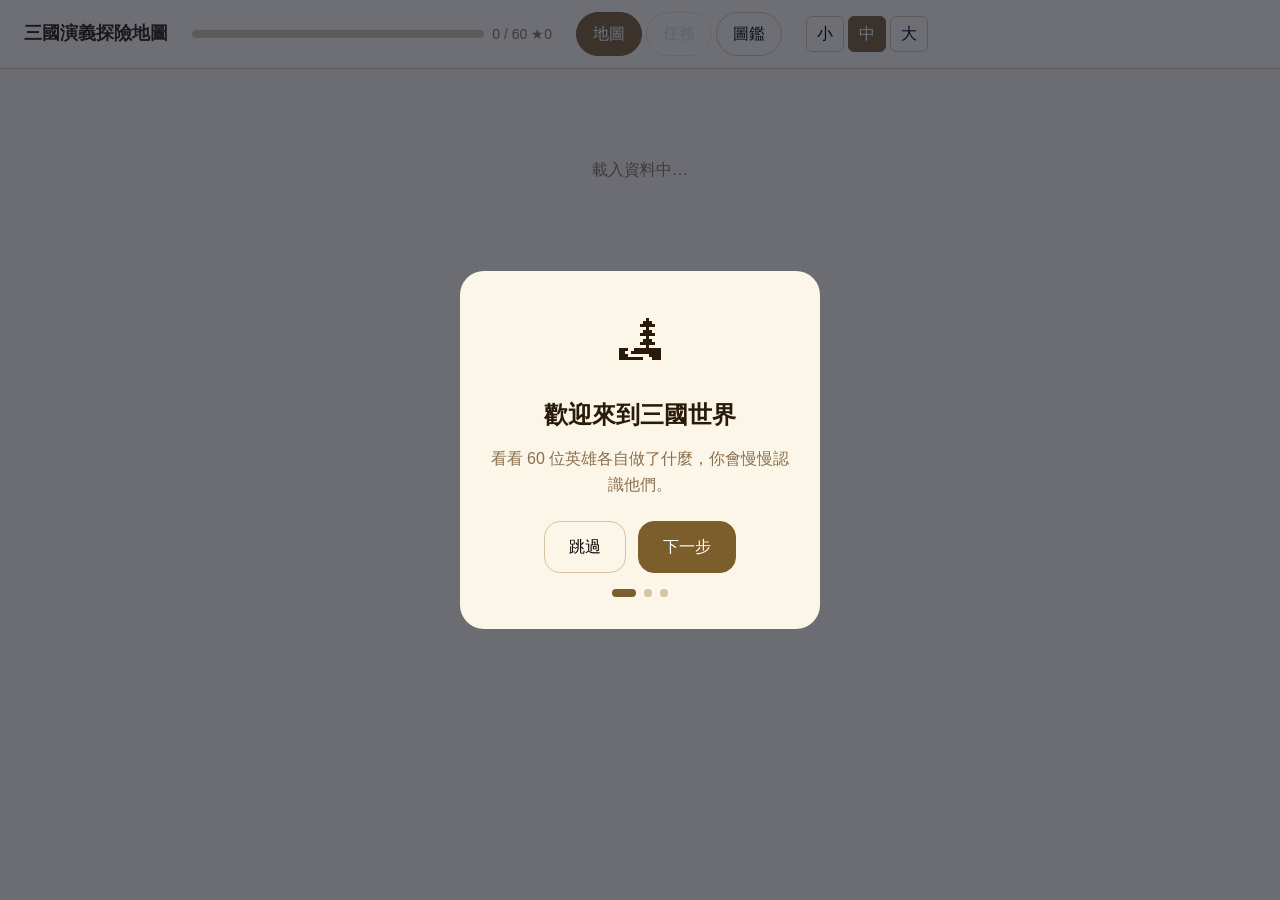
<file: 04_app/index.html>
<!doctype html>
<html lang="zh-Hant">
<head>
<meta charset="utf-8">
<meta name="viewport" content="width=device-width, initial-scale=1">
<title>三國演義探險地圖 — 人物圖鑑</title>
<link rel="stylesheet" href="styles.css">
<link rel="stylesheet" href="themes.css">
</head>
<body data-view="loading" data-theme="bamboo">
  <header class="top-bar">
    <h1 class="brand">三國演義探險地圖</h1>
    <div class="progress" id="topProgress" aria-label="圖鑑進度">
      <span class="progress-bar"><span class="progress-fill" id="progressFill"></span></span>
      <span class="progress-text" id="progressText">0 / 60 ★0</span>
    </div>
    <nav class="view-tabs" aria-label="主要區塊切換">
      <button data-route="map" class="tab is-active">地圖</button>
      <button data-route="stage" class="tab" disabled>任務</button>
      <button data-route="codex" class="tab">圖鑑</button>
    </nav>
    <div class="font-scale" role="group" aria-label="字級切換">
      <button data-scale="small" class="scale-btn">小</button>
      <button data-scale="normal" class="scale-btn is-active">中</button>
      <button data-scale="large" class="scale-btn">大</button>
    </div>
  </header>
  <main id="appMain" aria-live="polite">
    <p class="loading-msg">載入資料中…</p>
  </main>
  <script type="module" src="app.js"></script>
</body>
</html>
</file>
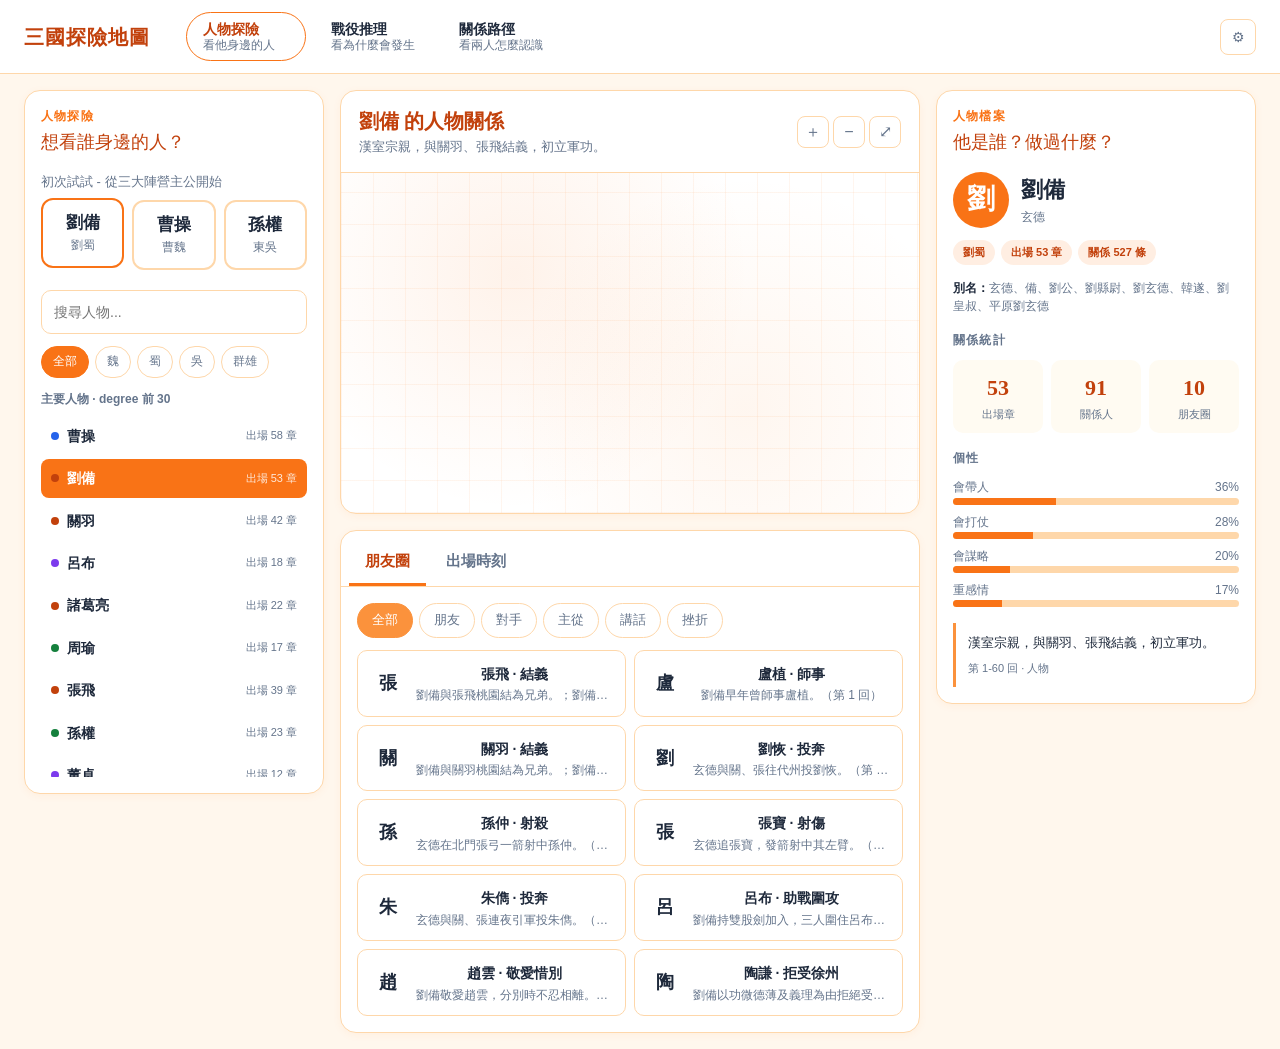
<file: 04_app/explore-v2.html>
<!doctype html>
<html lang="zh-Hant">
<head>
<meta charset="utf-8">
<meta name="viewport" content="width=device-width, initial-scale=1">
<title>三國探險地圖 · 三模式探索</title>
<script src="https://d3js.org/d3.v7.min.js"></script>
<style>
  body[data-theme="bamboo"] {
    --color-bg: #F7F1E1;
    --color-bg-deep: #EFE3C7;
    --color-surface: #FBF6E8;
    --color-surface-strong: #FFFFFF;
    --color-surface-soft: #FDF8EC;
    --color-text: #2A1B08;
    --color-text-soft: #8B6F4D;
    --color-text-muted: #A88F6C;
    --color-primary: #7C5E2C;
    --color-primary-strong: #5A3F1C;
    --color-primary-soft: #E8D9B9;
    --color-accent: #A14E3A;
    --color-border: #D4C5A0;
    --color-border-strong: #BBA56F;
    --shadow-panel: none;
  }
  body[data-theme="warroom"] {
    --color-bg: #1E293B;
    --color-bg-deep: #0F172A;
    --color-surface: #334155;
    --color-surface-strong: #475569;
    --color-surface-soft: #223047;
    --color-text: #F8FAFC;
    --color-text-soft: #CBD5E1;
    --color-text-muted: #94A3B8;
    --color-primary: #F59E0B;
    --color-primary-strong: #D97706;
    --color-primary-soft: rgba(245,158,11,0.18);
    --color-accent: #FBBF24;
    --color-border: #475569;
    --color-border-strong: #64748B;
    --shadow-panel: 0 2px 12px rgba(0,0,0,0.25);
  }
  body[data-theme="classic"] {
    --color-bg: #FFF7ED;
    --color-bg-deep: #FFEDD5;
    --color-surface: #FFFFFF;
    --color-surface-strong: #FFFFFF;
    --color-surface-soft: #FFFBF2;
    --color-text: #1E293B;
    --color-text-soft: #64748B;
    --color-text-muted: #94A3B8;
    --color-primary: #F97316;
    --color-primary-strong: #C2410C;
    --color-primary-soft: #FED7AA;
    --color-accent: #FB923C;
    --color-border: #FED7AA;
    --color-border-strong: #E2E8F0;
    --shadow-panel: 0 2px 8px rgba(249,115,22,0.06);
  }
  :root {
    --color-faction-wei: #2563EB;
    --color-faction-shu: #C2410C;
    --color-faction-wu: #15803D;
    --color-faction-lords: #7C3AED;
    --color-faction-other: #6B7280;
    --color-tag-military: #DC2626;
    --color-tag-interact: #2563EB;
    --color-tag-identity: #16A34A;
  }
  * { box-sizing: border-box; }
  body {
    margin: 0;
    min-height: 100vh;
    font-family: "Noto Sans TC", "Noto Serif TC", -apple-system, BlinkMacSystemFont, sans-serif;
    background: var(--color-bg);
    color: var(--color-text);
    font-size: 16px;
    line-height: 1.6;
  }
  body[data-theme="warroom"] {
    background-image:
      linear-gradient(rgba(255,255,255,0.025) 1px, transparent 1px),
      linear-gradient(90deg, rgba(255,255,255,0.025) 1px, transparent 1px);
    background-size: 32px 32px;
  }
  body[data-font="small"] { font-size: 14px; }
  body[data-font="large"] { font-size: 18px; }
  button, input, select { font: inherit; }
  button { color: inherit; }
  .top-bar {
    background: var(--color-surface-strong);
    border-bottom: 1px solid var(--color-border);
    padding: 12px 24px;
    display: flex;
    align-items: center;
    gap: 20px;
    position: sticky;
    top: 0;
    z-index: 20;
  }
  body[data-theme="warroom"] .top-bar { background: var(--color-bg-deep); }
  .brand {
    font-size: 20px;
    font-weight: 700;
    color: var(--color-primary-strong);
    font-family: "Noto Serif TC", serif;
    letter-spacing: 0.05em;
    white-space: nowrap;
  }
  body[data-theme="warroom"] .brand { color: var(--color-accent); }
  .mode-tabs { display: flex; gap: 8px; margin-left: 16px; }
  .mode-tab {
    background: transparent;
    border: 1.5px solid transparent;
    padding: 8px 16px;
    border-radius: 999px;
    cursor: pointer;
    color: var(--color-text-soft);
    display: flex;
    flex-direction: column;
    align-items: flex-start;
    line-height: 1.2;
    min-width: 120px;
  }
  .mode-tab strong { font-size: 14px; color: var(--color-text); }
  .mode-tab span { font-size: 12px; color: var(--color-text-soft); }
  .mode-tab.is-active {
    background: var(--color-surface);
    border-color: var(--color-primary);
  }
  .mode-tab.is-active strong { color: var(--color-primary-strong); }
  body[data-theme="warroom"] .mode-tab.is-active strong { color: var(--color-accent); }
  .top-right {
    margin-left: auto;
    display: flex;
    gap: 12px;
    align-items: center;
    color: var(--color-text-soft);
    font-size: 14px;
  }
  .chapter-select {
    padding: 6px 12px;
    border: 1px solid var(--color-border-strong);
    border-radius: 8px;
    background: var(--color-surface-strong);
    color: var(--color-text);
  }
  body[data-theme="warroom"] .chapter-select { background: var(--color-surface); }
  .font-scale {
    display: flex;
    gap: 2px;
    border: 1px solid var(--color-border-strong);
    border-radius: 8px;
    overflow: hidden;
  }
  .font-scale button {
    background: transparent;
    border: 0;
    padding: 6px 10px;
    cursor: pointer;
    color: var(--color-text-soft);
  }
  .settings-wrap { position: relative; }
  .settings-btn {
    width: 36px; height: 36px;
    border: 1px solid var(--color-border);
    background: var(--color-surface);
    border-radius: 8px; cursor: pointer; font-size: 16px;
    color: var(--color-text-soft); font: inherit; line-height: 1;
    transition: all 0.2s;
  }
  .settings-btn:hover { border-color: var(--color-primary); color: var(--color-primary); }
  .settings-popover {
    position: absolute; top: calc(100% + 10px); right: 0;
    background: var(--color-surface); border: 1px solid var(--color-border);
    border-radius: 14px; padding: 12px; min-width: 280px;
    box-shadow: 0 12px 32px rgba(15, 23, 42, 0.18);
    z-index: 80;
  }
  .settings-section { padding: 4px 0; }
  .settings-section + .settings-section { margin-top: 4px; padding-top: 12px;
    border-top: 1px solid var(--color-border); }
  .settings-section h4 { font-size: 11px; color: var(--color-text-soft);
    letter-spacing: 0.12em; margin: 0 0 10px; text-transform: uppercase; font-weight: 700; }
  /* 統一 row layout：左 label + 右 control */
  .settings-row {
    display: grid;
    grid-template-columns: 80px 1fr;
    align-items: center;
    gap: 12px;
    padding: 6px 0;
  }
  .settings-row + .settings-row { margin-top: 2px; }
  .settings-row-label {
    font-size: 13px;
    color: var(--color-text-soft);
    font-weight: 600;
  }
  .settings-control {
    width: 100%;
    min-height: 36px;
  }
  .settings-control.chapter-select {
    padding: 6px 12px;
    border: 1px solid var(--color-border-strong);
    border-radius: 8px;
    background: var(--color-surface-strong);
    color: var(--color-text);
  }
  body[data-theme="warroom"] .settings-control.chapter-select { background: var(--color-bg-deep); }
  .settings-control.settings-segment {
    display: flex;
    gap: 2px;
    border: 1px solid var(--color-border-strong);
    border-radius: 8px;
    overflow: hidden;
    min-height: 36px;
  }
  .settings-control.settings-segment button {
    flex: 1;
    background: transparent;
    border: 0;
    padding: 6px 10px;
    cursor: pointer;
    color: var(--color-text-soft);
  }
  .settings-control.settings-segment button.is-active {
    background: var(--color-primary);
    color: #fff;
    font-weight: 700;
  }
  body[data-theme="warroom"] .settings-control.settings-segment button.is-active { color: var(--color-bg-deep); }
  .game-link { display: flex; align-items: center; gap: 12px;
    padding: 10px 12px; border-radius: 10px;
    background: var(--color-bg-deep); text-decoration: none;
    color: var(--color-text); transition: all 0.2s;
    border: 1px solid var(--color-border);
  }
  .game-link:hover { background: var(--color-primary); color: #fff;
    border-color: var(--color-primary); transform: translateX(2px); }
  .game-link:hover .game-text small,
  .game-link:hover .game-arrow { color: rgba(255,255,255,0.9); }
  .game-icon { font-size: 28px; flex-shrink: 0; }
  .game-text { display: flex; flex-direction: column; line-height: 1.3; flex: 1; min-width: 0; }
  .game-text strong { font-weight: 700; font-size: 14px;
    font-family: "Noto Serif TC", serif; }
  .game-text small { font-size: 11px; color: var(--color-text-soft); margin-top: 2px; }
  .game-arrow { font-size: 18px; color: var(--color-text-soft); font-weight: 700; }
  .settings-desc { font-size: 12px; line-height: 1.6; color: var(--color-text-soft); margin: 0; }
  body[data-theme="warroom"] .settings-popover { background: var(--color-surface); color: var(--color-text); }
  body[data-theme="warroom"] .game-link { background: var(--color-bg-deep); color: var(--color-text); }
  .font-scale button.is-active {
    background: var(--color-primary);
    color: #fff;
    font-weight: 700;
  }
  body[data-theme="warroom"] .font-scale button.is-active { color: var(--color-bg-deep); }
  .load-state {
    max-width: 720px;
    margin: 80px auto;
    padding: 24px;
    border: 1px solid var(--color-border);
    border-radius: 14px;
    background: var(--color-surface);
    color: var(--color-text-soft);
    text-align: center;
  }
  main {
    display: grid;
    grid-template-columns: 300px minmax(0, 1fr) 320px;
    gap: 16px;
    padding: 16px 24px;
    max-width: 1440px;
    margin: 0 auto;
    align-items: start;
  }
  body[data-theme="bamboo"] main { grid-template-columns: 280px minmax(0, 1fr) 320px; }
  .panel {
    background: var(--color-surface);
    border: 1px solid var(--color-border);
    border-radius: 16px;
    padding: 16px;
    box-shadow: var(--shadow-panel);
  }
  .panel[data-region="bottom"] { padding: 0; overflow: hidden; }
  body[data-theme="warroom"] .panel { border-radius: 14px; }
  .panel-title {
    font-size: 12px;
    color: var(--color-primary);
    letter-spacing: 0.1em;
    margin: 0 0 4px;
    text-transform: uppercase;
    font-weight: 700;
  }
  body[data-theme="bamboo"] .panel-title { color: var(--color-text-soft); font-weight: 600; }
  .panel-question {
    font-family: "Noto Serif TC", serif;
    font-size: 18px;
    color: var(--color-primary-strong);
    margin: 0 0 16px;
    line-height: 1.4;
  }
  body[data-theme="warroom"] .panel-question { color: var(--color-accent); }
  .center-stack { display: flex; flex-direction: column; gap: 16px; min-width: 0; }
  .empty-state {
    border: 1px dashed var(--color-border-strong);
    border-radius: 12px;
    padding: 18px;
    color: var(--color-text-soft);
    background: var(--color-surface-soft);
    font-size: 14px;
  }

  .starter-section { margin-bottom: 20px; }
  .starter-hint, .person-list-title, .preset-title {
    font-size: 13px;
    color: var(--color-text-soft);
    margin: 0 0 8px;
  }
  .person-list-title, .preset-title { font-weight: 600; font-size: 12px; }
  .starters { display: grid; grid-template-columns: repeat(3, 1fr); gap: 8px; }
  .starter-chip {
    background: var(--color-surface-strong);
    border: 2px solid var(--color-border);
    border-radius: 12px;
    padding: 12px 8px;
    cursor: pointer;
    text-align: center;
    line-height: 1.3;
    transition: all 0.2s;
  }
  .starter-chip:hover, .starter-chip.is-selected { border-color: var(--color-primary); transform: translateY(-2px); }
  .starter-chip .name { display: block; font-size: 17px; font-weight: 700;
    color: var(--color-text); font-family: "Noto Serif TC", serif; margin-bottom: 4px; }
  .starter-chip .camp { display: block; font-size: 12px; color: var(--color-text-soft); }
  .search-row { display: flex; gap: 8px; margin-bottom: 12px; }
  .search-row input, .battle-search {
    flex: 1;
    width: 100%;
    padding: 10px 12px;
    border: 1px solid var(--color-border);
    border-radius: 10px;
    background: var(--color-surface-strong);
    color: var(--color-text);
    font-size: 14px;
  }
  body[data-theme="warroom"] .battle-search,
  body[data-theme="warroom"] .search-row input { background: var(--color-bg-deep); }
  .camp-filter, .relation-chips { display: flex; gap: 6px; margin-bottom: 12px; flex-wrap: wrap; }
  .camp-filter button, .relation-chip {
    padding: 5px 11px;
    border: 1px solid var(--color-border);
    border-radius: 999px;
    background: var(--color-surface-strong);
    cursor: pointer;
    color: var(--color-text-soft);
    font-size: 12px;
  }
  .camp-filter button.is-active {
    background: var(--color-primary);
    color: #fff;
    border-color: var(--color-primary);
  }
  .relation-chip { font-size: 13px; padding: 6px 14px; }
  .relation-chip.is-active {
    background: var(--color-accent);
    color: #fff;
    border-color: var(--color-accent);
  }
  .person-list {
    display: flex;
    flex-direction: column;
    gap: 4px;
    max-height: 360px;
    overflow-y: auto;
  }
  .person-row {
    display: flex;
    align-items: center;
    gap: 8px;
    padding: 8px 10px;
    border-radius: 8px;
    cursor: pointer;
    background: transparent;
    border: 0;
    text-align: left;
    width: 100%;
  }
  .person-row:hover { background: var(--color-surface-strong); }
  .person-row.is-selected { background: var(--color-primary); color: #fff; }
  .person-row.is-selected .meta { color: rgba(255,255,255,0.85); }
  .dot {
    width: 8px;
    height: 8px;
    border-radius: 50%;
    flex-shrink: 0;
    background: var(--color-faction-other);
  }
  [data-camp="shu"] .dot, .dot[data-camp="shu"] { background: var(--color-faction-shu); }
  [data-camp="wei"] .dot, .dot[data-camp="wei"] { background: var(--color-faction-wei); }
  [data-camp="wu"] .dot, .dot[data-camp="wu"] { background: var(--color-faction-wu); }
  [data-camp="lords"] .dot, .dot[data-camp="lords"] { background: var(--color-faction-lords); }
  .person-row .name { flex: 1; font-size: 14px; font-weight: 600; }
  .person-row .meta { font-size: 11px; color: var(--color-text-soft); white-space: nowrap; }

  .map-panel { padding: 0; overflow: hidden; }
  .map-header {
    display: flex;
    align-items: center;
    gap: 12px;
    padding: 14px 18px;
    border-bottom: 1px solid var(--color-border);
  }
  .map-title {
    font-family: "Noto Serif TC", serif;
    font-size: 20px;
    font-weight: 700;
    color: var(--color-primary-strong);
    margin: 0;
    flex: 1;
  }
  .map-header h3 { margin: 0; font-size: 14px; color: var(--color-text-soft); flex: 1; font-weight: 600; }
  body[data-theme="warroom"] .map-title { color: var(--color-accent); }
  .map-title-sub { font-size: 13px; color: var(--color-text-soft); }
  .map-tools { display: flex; gap: 4px; margin-left: auto; }
  .map-tools button {
    width: 32px;
    height: 32px;
    padding: 0;
    border: 1px solid var(--color-border);
    border-radius: 8px;
    background: var(--color-surface-strong);
    cursor: default;
    color: var(--color-text-soft);
  }
  body[data-theme="warroom"] .map-tools button { background: var(--color-bg-deep); }
  .map-canvas {
    height: 340px;
    background:
      radial-gradient(circle at 30% 30%, color-mix(in srgb, var(--color-primary) 9%, transparent), transparent 50%),
      radial-gradient(circle at 70% 70%, color-mix(in srgb, var(--color-accent) 8%, transparent), transparent 50%),
      repeating-linear-gradient(0deg, color-mix(in srgb, var(--color-primary) 7%, transparent) 0 1px, transparent 1px 32px),
      repeating-linear-gradient(90deg, color-mix(in srgb, var(--color-primary) 7%, transparent) 0 1px, transparent 1px 32px);
    position: relative;
  }
  .map-empty-state {
    height: 100%;
    display: flex;
    align-items: center;
    justify-content: center;
    padding: 24px;
  }
  .map-node, .battle-center-node {
    position: absolute;
    padding: 6px 14px;
    border-radius: 999px;
    border: 2px solid var(--color-border);
    background: var(--color-surface);
    color: var(--color-text);
    font-size: 13px;
    font-weight: 700;
    transform: translate(-50%, -50%);
    box-shadow: 0 2px 4px rgba(0,0,0,0.08);
    cursor: pointer;
  }
  .map-node.is-focus, .battle-center-node {
    background: var(--color-primary);
    color: #fff;
    border-color: var(--color-primary-strong);
    font-size: 14px;
    padding: 8px 16px;
  }
  body[data-theme="warroom"] .battle-center-node,
  body[data-theme="warroom"] .map-node.is-focus {
    color: var(--color-bg-deep);
    box-shadow: 0 4px 16px rgba(245,158,11,0.4);
  }
  .map-node[data-camp="shu"] { border-color: var(--color-faction-shu); color: var(--color-faction-shu); }
  .map-node[data-camp="wei"] { border-color: var(--color-faction-wei); color: var(--color-faction-wei); }
  .map-node[data-camp="wu"] { border-color: var(--color-faction-wu); color: var(--color-faction-wu); }
  .map-node[data-camp="lords"] { border-color: var(--color-faction-lords); color: var(--color-faction-lords); }
  .map-lines {
    position: absolute;
    inset: 0;
    width: 100%;
    height: 100%;
    pointer-events: none;
    z-index: 1;
  }
  .map-lines line {
    stroke: color-mix(in srgb, var(--color-primary) 35%, transparent);
    stroke-width: 2;
    vector-effect: non-scaling-stroke;
    stroke-linecap: round;
  }
  body[data-theme="warroom"] .map-lines line {
    stroke: rgba(245, 158, 11, 0.35);
  }
  .force-svg { display: block; width: 100%; height: 100%; }
  .force-svg .force-links line {
    stroke: color-mix(in srgb, var(--color-primary) 35%, transparent);
    stroke-width: 2; stroke-linecap: round;
  }
  body[data-theme="warroom"] .force-svg .force-links line { stroke: rgba(245,158,11,0.35); }
  .force-svg .force-node rect { fill: var(--color-surface); stroke: var(--color-border); stroke-width: 2; }
  .force-svg .force-node text { fill: var(--color-text); font-size: 13px; font-weight: 700; font-family: "Noto Serif TC", serif; pointer-events: none; }
  .force-svg .force-node.is-focus rect { fill: var(--color-primary); stroke: var(--color-primary-strong); }
  .force-svg .force-node.is-focus text { fill: #fff; }
  .force-svg .force-node[data-camp="wei"] rect { stroke: var(--color-faction-wei); }
  .force-svg .force-node[data-camp="wei"] text { fill: var(--color-faction-wei); }
  .force-svg .force-node[data-camp="shu"] rect { stroke: var(--color-faction-shu); }
  .force-svg .force-node[data-camp="shu"] text { fill: var(--color-faction-shu); }
  .force-svg .force-node[data-camp="wu"]  rect { stroke: var(--color-faction-wu); }
  .force-svg .force-node[data-camp="wu"]  text { fill: var(--color-faction-wu); }
  .force-svg .force-node[data-camp="lords"] rect { stroke: var(--color-faction-lords); }
  .force-svg .force-node[data-camp="lords"] text { fill: var(--color-faction-lords); }
  .force-svg .force-node.is-focus[data-camp] text { fill: #fff; }
  .force-svg .battle-center rect { fill: var(--color-primary); stroke: var(--color-primary-strong); }
  .force-svg .battle-center text { fill: #fff; font-size: 15px; }
  .map-node, .battle-center-node { z-index: 2; }
  .map-side-label {
    position: absolute;
    padding: 2px 10px;
    border-radius: 6px;
    font-size: 10px;
    font-weight: 700;
    letter-spacing: 0.1em;
  }
  .map-side-label.left { left: 16px; top: 16px; background: rgba(96,165,250,0.15); color: var(--color-faction-wei); }
  .map-side-label.right { right: 16px; top: 16px; background: rgba(248,113,113,0.15); color: var(--color-faction-shu); }
  .bottom-tabs {
    display: flex;
    gap: 4px;
    padding: 8px 8px 0;
    border-bottom: 1px solid var(--color-border);
    flex-wrap: wrap;
  }
  .bottom-tab {
    padding: 10px 16px;
    border: 0;
    background: transparent;
    cursor: pointer;
    border-radius: 8px 8px 0 0;
    font-size: 15px;
    color: var(--color-text-soft);
    font-weight: 600;
    border-bottom: 3px solid transparent;
    display: flex;
    align-items: center;
    justify-content: center;
    gap: 8px;
  }
  .bottom-tab.is-active {
    color: var(--color-primary-strong);
    border-bottom-color: var(--color-primary);
    background: var(--color-surface-strong);
  }
  body[data-theme="warroom"] .bottom-tab.is-active { color: var(--color-accent); }
  .bottom-tab.is-active .step-num { background: var(--color-bg-deep); color: var(--color-accent); }
  .bottom-panel { padding: 16px; min-height: 240px; }
  .relation-list, .evidence-grid { display: grid; grid-template-columns: 1fr 1fr; gap: 8px; }
  .relation-item, .evidence-card {
    background: var(--color-surface-strong);
    border: 1px solid var(--color-border);
    border-radius: 10px;
    padding: 10px 12px;
    display: flex;
    align-items: center;
    gap: 10px;
    cursor: pointer;
    min-width: 0;
  }
  .relation-item:hover, .evidence-card:hover { border-color: var(--color-primary); }
  .relation-item .avatar, .who-avatar {
    width: 36px;
    height: 36px;
    border-radius: 50%;
    background: var(--color-surface);
    display: flex;
    align-items: center;
    justify-content: center;
    font-size: 18px;
    font-family: "Noto Serif TC", serif;
    font-weight: 700;
    flex-shrink: 0;
  }
  .relation-item .meta, .evidence-card .ev-text { flex: 1; min-width: 0; }
  .relation-item .who, .evidence-card .who { font-size: 14px; font-weight: 700; color: var(--color-text); }
  .relation-item .desc, .evidence-card .what {
    font-size: 12px;
    color: var(--color-text-soft);
    overflow: hidden;
    text-overflow: ellipsis;
    white-space: nowrap;
    display: block;
  }
  .story-list, .segment-list, .battle-list, .preset-list, .middle-list { display: flex; flex-direction: column; gap: 8px; }
  .story-row {
    display: flex;
    gap: 12px;
    padding: 10px 12px;
    background: var(--color-surface-strong);
    border: 1px solid var(--color-border);
    border-radius: 10px;
    align-items: flex-start;
  }
  .story-row .ch {
    font-family: "Noto Serif TC", serif;
    font-weight: 700;
    color: var(--color-accent);
    font-size: 14px;
    flex-shrink: 0;
    min-width: 60px;
  }
  .story-row .text { font-size: 13px; line-height: 1.6; color: var(--color-text); }
  .file-section { margin-bottom: 16px; }
  .file-section h4, .summary-section h4 {
    margin: 0 0 10px;
    font-size: 12px;
    color: var(--color-text-soft);
    font-weight: 700;
    letter-spacing: 0.1em;
    text-transform: uppercase;
  }
  .file-header { display: flex; align-items: center; gap: 12px; margin-bottom: 12px; }
  .file-header .avatar, .ep-avatar, .endpoints-summary .ava {
    width: 56px;
    height: 56px;
    border-radius: 50%;
    background: var(--color-primary);
    color: #fff;
    display: flex;
    align-items: center;
    justify-content: center;
    font-size: 28px;
    font-family: "Noto Serif TC", serif;
    font-weight: 700;
  }
  .file-header .info .name { font-size: 22px; font-weight: 700; font-family: "Noto Serif TC", serif; }
  .file-header .info .meta { font-size: 12px; color: var(--color-text-soft); }
  .badge-row, .ch-pills { display: flex; gap: 6px; flex-wrap: wrap; margin-bottom: 14px; }
  .badge, .ch-pill {
    padding: 4px 10px;
    border-radius: 999px;
    font-size: 11px;
    font-weight: 700;
    background: color-mix(in srgb, var(--color-primary) 12%, transparent);
    color: var(--color-primary-strong);
  }
  .ch-pill {
    border: 1px solid var(--color-border);
    background: var(--color-surface-strong);
    color: var(--color-text-soft);
  }
  .alias-line { font-size: 12px; color: var(--color-text-soft); margin-bottom: 12px; line-height: 1.5; }
  .alias-line strong { color: var(--color-text); }
  .stat-row { display: flex; gap: 8px; margin-bottom: 14px; }
  .stat-cell { flex: 1; text-align: center; padding: 10px; background: var(--color-surface-strong); border-radius: 10px; }
  body[data-theme="classic"] .stat-cell, body[data-theme="classic"] .middle-item { background: var(--color-surface-soft); }
  .stat-cell .num { font-size: 22px; font-weight: 700; color: var(--color-primary-strong); font-family: "Noto Serif TC", serif; }
  .stat-cell .label { font-size: 11px; color: var(--color-text-soft); }
  .personality-bar, .evi-row { margin-bottom: 8px; }
  .label-row, .evi-row { display: flex; justify-content: space-between; gap: 8px; font-size: 12px; color: var(--color-text-soft); align-items: center; }
  .personality-bar .bar, .evi-row .bar {
    height: 7px;
    background: var(--color-border);
    border-radius: 4px;
    overflow: hidden;
  }
  .personality-bar .bar { width: 100%; }
  .personality-bar .fill { height: 100%; background: var(--color-primary); }
  .quote-card {
    background: var(--color-surface-strong);
    border-left: 3px solid var(--color-accent);
    padding: 10px 12px;
    border-radius: 0 10px 10px 0;
    font-size: 13px;
    line-height: 1.6;
    color: var(--color-text);
    margin-top: 12px;
  }
  .quote-card .source { display: block; font-size: 11px; color: var(--color-text-soft); margin-top: 6px; }

  .battle-search { margin-bottom: 14px; }
  .battle-card {
    background: var(--color-bg-deep);
    border: 2px solid var(--color-border);
    border-radius: 12px;
    padding: 12px 14px;
    cursor: pointer;
    text-align: left;
    color: var(--color-text);
    transition: all 0.2s;
    position: relative;
  }
  .battle-card:hover { transform: translateX(2px); border-color: var(--color-primary); }
  .battle-card.is-selected {
    border-color: var(--color-primary);
    background: linear-gradient(135deg, var(--color-bg-deep) 0%, color-mix(in srgb, var(--color-primary) 8%, transparent) 100%);
    box-shadow: 0 0 0 3px color-mix(in srgb, var(--color-primary) 15%, transparent);
  }
  .battle-card .bc-name { font-size: 15px; font-weight: 700; font-family: "Noto Serif TC", serif; color: var(--color-text); margin-bottom: 2px; }
  .battle-card.is-selected .bc-name { color: var(--color-accent); }
  .bc-period, .bc-chapters { font-size: 11px; color: var(--color-text-muted); }
  .bc-vs { font-size: 12px; color: var(--color-text-soft); display: flex; align-items: center; gap: 6px; flex-wrap: wrap; }
  .vs-side { font-weight: 600; }
  .shu { color: var(--color-faction-shu); }
  .wei { color: var(--color-faction-wei); }
  .wu { color: var(--color-faction-wu); }
  .lords { color: var(--color-faction-lords); }
  .other { color: var(--color-faction-other); }
  .bc-chapters { position: absolute; top: 10px; right: 12px; padding: 2px 8px; background: var(--color-surface); border-radius: 999px; }
  .step-num {
    width: 24px;
    height: 24px;
    border-radius: 50%;
    background: var(--color-surface);
    color: var(--color-text-soft);
    display: flex;
    align-items: center;
    justify-content: center;
    font-weight: 700;
    font-size: 13px;
    font-family: "Noto Serif TC", serif;
  }
  .step-label { font-size: 14px; font-weight: 700; font-family: "Noto Serif TC", serif; }
  .step-sub { font-size: 11px; opacity: 0.85; }
  .step-q { font-family: "Noto Serif TC", serif; font-size: 18px; color: var(--color-accent); margin: 0 0 14px; line-height: 1.4; }
  .evidence-card { background: var(--color-bg-deep); align-items: flex-start; }
  .who-avatar[data-camp="wei"] { background: rgba(37,99,235,0.16); color: var(--color-faction-wei); }
  .who-avatar[data-camp="shu"] { background: rgba(249,115,22,0.16); color: var(--color-faction-shu); }
  .who-avatar[data-camp="wu"] { background: rgba(22,163,74,0.16); color: var(--color-faction-wu); }
  .who-avatar[data-camp="lords"] { background: rgba(124,58,237,0.16); color: var(--color-faction-lords); }
  .evidence-card .ch { font-size: 11px; color: var(--color-text-muted); margin-top: 4px; display: block; }
  .vs-block {
    background: var(--color-bg-deep);
    border-radius: 10px;
    padding: 12px;
    display: grid;
    grid-template-columns: 1fr auto 1fr;
    align-items: center;
    gap: 8px;
  }
  .vs-side-block { text-align: center; }
  .side-label {
    font-size: 11px;
    padding: 2px 8px;
    border-radius: 999px;
    font-weight: 700;
    display: inline-block;
    margin-bottom: 6px;
    background: color-mix(in srgb, var(--color-primary) 15%, transparent);
    color: var(--color-primary-strong);
  }
  .commanders { font-size: 13px; color: var(--color-text); line-height: 1.6; }
  .commanders strong { display: block; font-weight: 700; }
  .vs-sep-big { font-size: 24px; color: var(--color-primary); font-weight: 700; font-family: "Noto Serif TC", serif; }
  .outcome-badge { display: inline-block; padding: 4px 12px; background: color-mix(in srgb, var(--color-primary) 15%, transparent); color: var(--color-primary-strong); border-radius: 999px; font-size: 13px; font-weight: 700; margin-bottom: 8px; }
  .outcome-text { font-size: 13px; line-height: 1.6; color: var(--color-text-soft); margin: 0; }

  .endpoint-block {
    background: var(--color-surface-soft);
    border: 2px dashed var(--color-border);
    border-radius: 14px;
    padding: 14px;
    position: relative;
    margin-bottom: 8px;
  }
  .endpoint-block.is-filled { border-style: solid; border-color: var(--color-primary); background: var(--color-surface); }
  .ep-label {
    position: absolute;
    top: -10px;
    left: 12px;
    background: var(--color-primary);
    color: #fff;
    padding: 2px 10px;
    border-radius: 999px;
    font-size: 11px;
    font-weight: 700;
  }
  .ep-content { display: flex; align-items: center; gap: 10px; min-height: 48px; }
  .ep-avatar { width: 44px; height: 44px; font-size: 22px; flex-shrink: 0; }
  .ep-info { flex: 1; min-width: 0; }
  .ep-name { font-size: 17px; font-weight: 700; font-family: "Noto Serif TC", serif; color: var(--color-text); }
  .ep-camp { font-size: 12px; color: var(--color-text-soft); }
  .ep-clear { background: transparent; border: 0; cursor: pointer; color: var(--color-text-muted); font-size: 16px; padding: 4px; }
  .endpoint-block.is-empty .ep-content { color: var(--color-text-muted); font-style: italic; }
  .endpoint-block.is-empty .ep-avatar { background: transparent; border: 2px dashed var(--color-border-strong); color: var(--color-text-muted); }
  .swap-row { display: flex; justify-content: center; margin: -4px 0 4px; }
  .swap-btn {
    background: var(--color-surface);
    border: 1.5px solid var(--color-primary);
    color: var(--color-primary);
    width: 36px;
    height: 36px;
    border-radius: 50%;
    cursor: pointer;
    font-size: 16px;
    font-weight: 700;
    box-shadow: 0 2px 6px rgba(249,115,22,0.15);
  }
  .find-btn {
    width: 100%;
    padding: 12px;
    background: var(--color-primary);
    color: #fff;
    border: 0;
    border-radius: 12px;
    cursor: pointer;
    font-size: 15px;
    font-weight: 700;
    margin-top: 12px;
    box-shadow: 0 4px 12px rgba(249,115,22,0.3);
  }
  .preset-section { margin-top: 18px; padding-top: 16px; border-top: 1px solid var(--color-border-strong); }
  .preset-row {
    background: var(--color-surface-soft);
    border: 1px solid var(--color-border-strong);
    border-radius: 10px;
    padding: 8px 12px;
    display: flex;
    align-items: center;
    gap: 6px;
    cursor: pointer;
    text-align: left;
  }
  .preset-row:hover { border-color: var(--color-primary); }
  .pr-name { font-weight: 600; font-size: 13px; }
  .pr-arrow { color: var(--color-text-muted); margin: 0 2px; }
  .pr-hint { font-size: 11px; color: var(--color-text-muted); margin-left: auto; }
  .segments-header { display: flex; align-items: center; gap: 12px; margin-bottom: 14px; }
  .segments-header h3 { margin: 0; font-family: "Noto Serif TC", serif; font-size: 17px; color: var(--color-primary-strong); }
  .legend { display: flex; gap: 10px; margin-left: auto; font-size: 11px; }
  .legend-item { display: flex; align-items: center; gap: 4px; color: var(--color-text-soft); }
  .swatch { width: 10px; height: 10px; border-radius: 3px; }
  .swatch.military, .fill.military { background: var(--color-tag-military); }
  .swatch.interact, .fill.interact { background: var(--color-tag-interact); }
  .swatch.identity, .fill.identity { background: var(--color-tag-identity); }
  .segment {
    background: var(--color-surface-soft);
    border: 1px solid var(--color-border-strong);
    border-radius: 12px;
    padding: 12px 14px;
    display: grid;
    grid-template-columns: auto 1fr auto;
    gap: 14px;
    align-items: center;
  }
  .seg-num {
    width: 32px;
    height: 32px;
    border-radius: 50%;
    background: var(--color-primary);
    color: #fff;
    display: flex;
    align-items: center;
    justify-content: center;
    font-family: "Noto Serif TC", serif;
    font-weight: 700;
    font-size: 14px;
  }
  .seg-body { min-width: 0; }
  .seg-pair { display: flex; align-items: center; gap: 6px; margin-bottom: 4px; font-family: "Noto Serif TC", serif; font-size: 15px; font-weight: 700; }
  .seg-pair .arrow { color: var(--color-primary); }
  .seg-desc { font-size: 13px; color: var(--color-text-soft); line-height: 1.5; }
  .seg-meta { display: flex; gap: 6px; margin-top: 6px; font-size: 11px; color: var(--color-text-muted); }
  .seg-tag {
    align-self: flex-start;
    padding: 4px 10px;
    border-radius: 999px;
    font-size: 11px;
    font-weight: 700;
    white-space: nowrap;
  }
  .seg-tag.military { background: rgba(220,38,38,0.12); color: var(--color-tag-military); }
  .seg-tag.interact { background: rgba(37,99,235,0.12); color: var(--color-tag-interact); }
  .seg-tag.identity { background: rgba(22,163,74,0.12); color: var(--color-tag-identity); }
  .summary-section { margin-bottom: 16px; }
  .endpoints-summary { display: flex; align-items: center; gap: 10px; background: var(--color-surface-soft); border-radius: 12px; padding: 12px; }
  .es-side { flex: 1; text-align: center; }
  .endpoints-summary .ava { width: 44px; height: 44px; font-size: 20px; margin: 0 auto 4px; }
  .nm { font-weight: 700; font-size: 14px; font-family: "Noto Serif TC", serif; }
  .cp { font-size: 11px; color: var(--color-text-soft); }
  .es-arrow { font-size: 18px; color: var(--color-primary); font-weight: 700; }
  .middle-item {
    display: flex;
    align-items: center;
    gap: 8px;
    padding: 6px 10px;
    border-radius: 8px;
    background: var(--color-surface-soft);
    font-size: 13px;
  }
  .mi-num {
    width: 20px;
    height: 20px;
    border-radius: 50%;
    background: var(--color-primary);
    color: #fff;
    font-size: 11px;
    font-weight: 700;
    flex-shrink: 0;
    display: flex;
    align-items: center;
    justify-content: center;
  }
  .mi-name { font-weight: 600; }
  .mi-camp { font-size: 11px; color: var(--color-text-muted); margin-left: auto; }
  .evidence-ratio { display: flex; flex-direction: column; gap: 8px; }
  .evi-row .lbl { min-width: 70px; color: var(--color-text-soft); }
  .evi-row .bar { flex: 1; background: var(--color-border-strong); margin-bottom: 0; }
  .evi-row .fill { height: 100%; }
  .evi-row .pct { font-weight: 700; font-size: 12px; min-width: 36px; text-align: right; }

  @media (max-width: 1100px) {
    .top-bar { align-items: flex-start; flex-wrap: wrap; }
    .mode-tabs { order: 3; width: 100%; margin-left: 0; overflow-x: auto; }
    .top-right { margin-left: auto; }
    main, body[data-theme="bamboo"] main { grid-template-columns: 1fr; }
    .relation-list, .evidence-grid { grid-template-columns: 1fr; }
  }
  @media (max-width: 720px) {
    .top-bar { padding: 10px 14px; }
    main { padding: 12px; }
    .mode-tab { min-width: 110px; padding: 8px 12px; }
    .top-right { width: 100%; justify-content: space-between; }
    .chapter-select { max-width: 180px; }
    .bottom-tab { flex: 1 1 120px; }
  }
</style>
</head>
<body data-theme="bamboo" data-font="medium">
<header class="top-bar">
  <div class="brand">三國探險地圖</div>
  <nav class="mode-tabs" aria-label="探索模式">
    <button class="mode-tab is-active" type="button" data-mode-tab="person">
      <strong>人物探險</strong>
      <span>看他身邊的人</span>
    </button>
    <button class="mode-tab" type="button" data-mode-tab="battle">
      <strong>戰役推理</strong>
      <span>看為什麼會發生</span>
    </button>
    <button class="mode-tab" type="button" data-mode-tab="relation">
      <strong>關係路徑</strong>
      <span>看兩人怎麼認識</span>
    </button>
  </nav>
  <div class="top-right">
    <div class="settings-wrap">
      <button type="button" class="settings-btn" id="settingsBtn" aria-haspopup="true" aria-label="設定">⚙</button>
      <div class="settings-popover" id="settingsPopover" role="menu" hidden>
        <div class="settings-section">
          <h4>顯示</h4>
          <div class="settings-row">
            <span class="settings-row-label">章節範圍</span>
            <select class="settings-control chapter-select" aria-label="章節">
              <option>全部（1-60 回）</option>
              <option>1-10 英雄起義</option>
              <option>11-20 群雄角力</option>
              <option>21-30 官渡前後</option>
              <option>31-40 三顧茅廬</option>
              <option>41-50 赤壁鏖兵</option>
              <option>51-60 荊南西川</option>
            </select>
          </div>
          <div class="settings-row">
            <span class="settings-row-label">字體大小</span>
            <div class="settings-control settings-segment font-scale" aria-label="字級切換">
              <button type="button" data-font="small">小</button>
              <button type="button" data-font="medium" class="is-active">中</button>
              <button type="button" data-font="large">大</button>
            </div>
          </div>
        </div>
        <div class="settings-section">
          <h4>更多體驗</h4>
          <a class="game-link" href="./index.html">
            <span class="game-icon">🎴</span>
            <span class="game-text">
              <strong>人物圖鑑挑戰</strong>
              <small>用題目認識 60 位三國人物</small>
            </span>
            <span class="game-arrow">→</span>
          </a>
        </div>
        <div class="settings-section">
          <h4>關於</h4>
          <p class="settings-desc">三國探險地圖 — 用 GraphRAG 把《三國演義》變成可以走、可以推、可以串的故事圖。</p>
        </div>
      </div>
    </div>
  </div>
</header>

<div id="loadState" class="load-state">讀取真實 GraphRAG 資料中...</div>
<main id="app" hidden></main>

<script type="module" src="./explore-v2/app.js"></script>
</body>
</html>
</file>
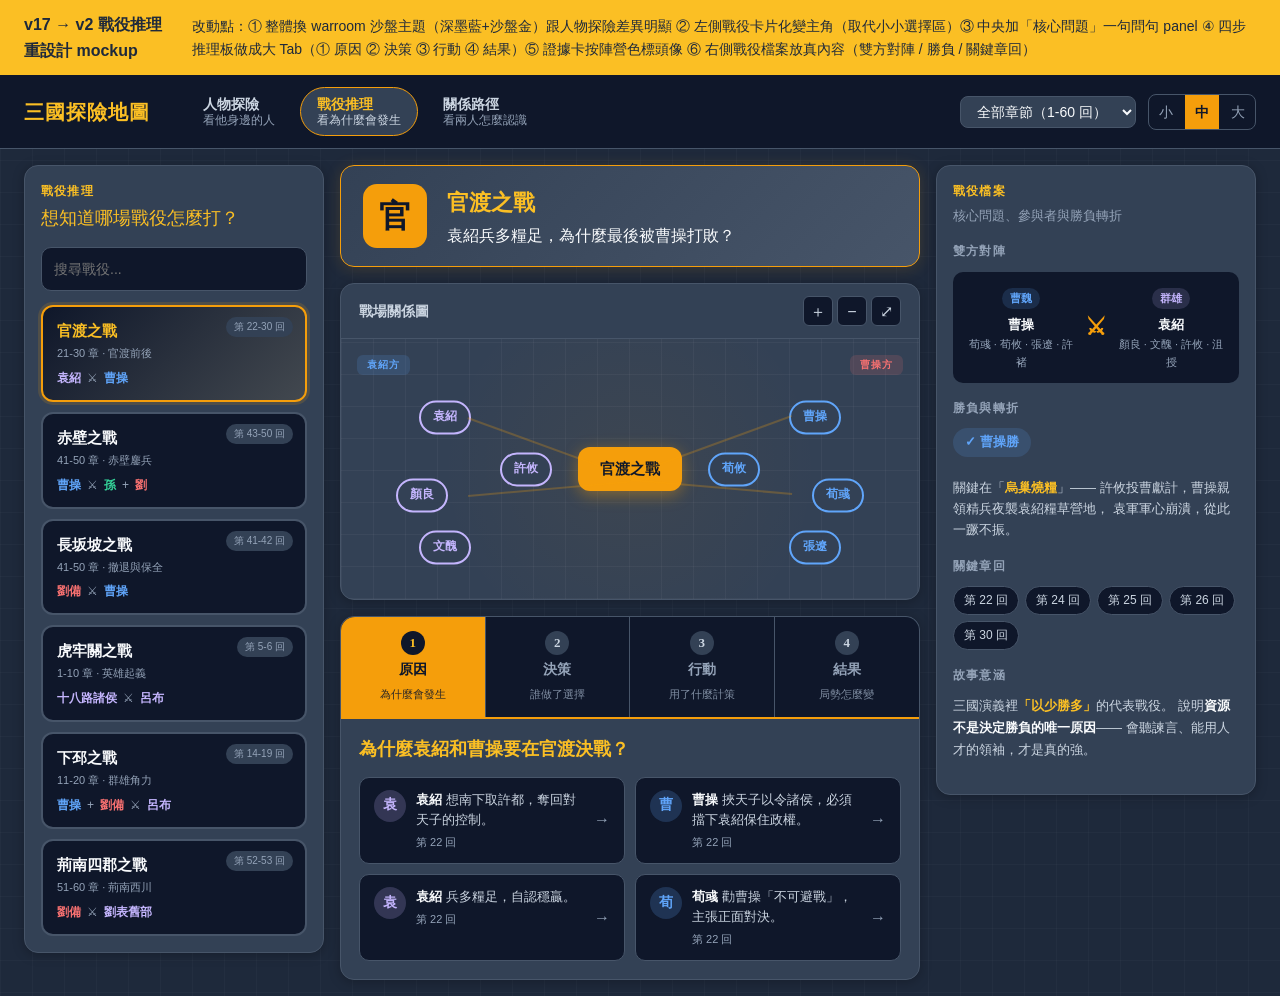
<file: docs/mockups/battle-reasoning-v2.html>
<!doctype html>
<html lang="zh-Hant">
<head>
<meta charset="utf-8">
<meta name="viewport" content="width=device-width, initial-scale=1">
<title>v17 → v2 戰役推理 重設計 mockup</title>
<style>
  :root {
    --color-bg: #1E293B;
    --color-bg-deep: #0F172A;
    --color-surface: #334155;
    --color-surface-strong: #475569;
    --color-text: #F8FAFC;
    --color-text-soft: #CBD5E1;
    --color-text-muted: #94A3B8;
    --color-primary: #F59E0B;
    --color-primary-strong: #D97706;
    --color-accent: #FBBF24;
    --color-border: #475569;
    --color-success: #10B981;
    --color-danger: #EF4444;
    --color-faction-wei: #60A5FA;
    --color-faction-shu: #F87171;
    --color-faction-wu: #34D399;
    --color-faction-lords: #C4B5FD;
  }
  * { box-sizing: border-box; }
  body {
    margin: 0;
    font-family: "Noto Sans TC", -apple-system, sans-serif;
    background: var(--color-bg);
    color: var(--color-text);
    font-size: 16px;
    line-height: 1.6;
    background-image:
      linear-gradient(rgba(255,255,255,0.025) 1px, transparent 1px),
      linear-gradient(90deg, rgba(255,255,255,0.025) 1px, transparent 1px);
    background-size: 32px 32px;
  }
  .annotate-bar {
    background: #FBBF24; color: #1E293B; padding: 12px 24px;
    display: flex; gap: 24px; align-items: center; font-size: 14px;
    font-family: -apple-system, sans-serif;
  }
  .annotate-bar h1 { margin: 0; font-size: 16px; font-weight: 700; color: #1E293B; }
  .annotate-bar .note { color: #1E293B; }

  /* top bar — warroom 配色 */
  .top-bar {
    background: var(--color-bg-deep);
    border-bottom: 1px solid var(--color-border);
    padding: 12px 24px;
    display: flex; align-items: center; gap: 20px;
  }
  .brand { font-size: 20px; font-weight: 700; color: var(--color-accent);
    font-family: "Noto Serif TC", serif; letter-spacing: 0.05em; }
  .mode-tabs { display: flex; gap: 8px; margin-left: 16px; }
  .mode-tab {
    background: transparent; border: 1.5px solid transparent;
    padding: 8px 16px; border-radius: 999px; cursor: pointer;
    font: inherit; color: var(--color-text-muted);
    display: flex; flex-direction: column; align-items: flex-start; line-height: 1.2;
  }
  .mode-tab strong { font-size: 14px; color: var(--color-text-soft); }
  .mode-tab span { font-size: 12px; color: var(--color-text-muted); }
  .mode-tab.is-active { background: var(--color-surface);
    border-color: var(--color-primary); }
  .mode-tab.is-active strong { color: var(--color-accent); }
  .mode-tab.is-active span { color: var(--color-text-soft); }
  .top-right { margin-left: auto; display: flex; gap: 12px; align-items: center;
    color: var(--color-text-muted); font-size: 14px; }
  .chapter-select { padding: 6px 12px; border: 1px solid var(--color-border);
    border-radius: 8px; background: var(--color-surface); color: var(--color-text);
    font: inherit; }
  .font-scale { display: flex; gap: 2px; border: 1px solid var(--color-border);
    border-radius: 8px; overflow: hidden; }
  .font-scale button { background: transparent; border: 0; padding: 6px 10px;
    font: inherit; cursor: pointer; color: var(--color-text-muted); }
  .font-scale button.is-active { background: var(--color-primary); color: var(--color-bg-deep);
    font-weight: 700; }

  /* main */
  main {
    display: grid;
    grid-template-columns: 300px 1fr 320px;
    gap: 16px;
    padding: 16px 24px;
    max-width: 1440px;
    margin: 0 auto;
    align-items: start;
  }
  .panel { background: var(--color-surface); border: 1px solid var(--color-border);
    border-radius: 14px; padding: 16px;
    box-shadow: 0 2px 12px rgba(0,0,0,0.25);
  }
  .panel-title { font-size: 12px; color: var(--color-accent);
    letter-spacing: 0.1em; margin: 0 0 4px; text-transform: uppercase; font-weight: 700; }
  .panel-question { font-family: "Noto Serif TC", serif; font-size: 18px;
    color: var(--color-accent); margin: 0 0 16px; line-height: 1.4; }

  /* LEFT: 選戰役 — 卡片化變主角 */
  .battle-search {
    width: 100%; padding: 10px 12px; border: 1px solid var(--color-border);
    border-radius: 10px; font: inherit; background: var(--color-bg-deep);
    color: var(--color-text); font-size: 14px; margin-bottom: 14px;
  }
  .battle-list { display: flex; flex-direction: column; gap: 10px; }
  .battle-card {
    background: var(--color-bg-deep);
    border: 2px solid var(--color-border);
    border-radius: 12px;
    padding: 12px 14px;
    cursor: pointer;
    text-align: left;
    color: var(--color-text);
    font: inherit;
    transition: all 0.2s;
    position: relative;
  }
  .battle-card:hover { transform: translateX(2px); border-color: var(--color-primary); }
  .battle-card.is-selected { border-color: var(--color-primary);
    background: linear-gradient(135deg, var(--color-bg-deep) 0%, rgba(245,158,11,0.08) 100%);
    box-shadow: 0 0 0 3px rgba(245,158,11,0.15); }
  .battle-card .bc-name { font-size: 15px; font-weight: 700;
    font-family: "Noto Serif TC", serif; color: var(--color-text); margin-bottom: 2px; }
  .battle-card.is-selected .bc-name { color: var(--color-accent); }
  .battle-card .bc-period { font-size: 11px; color: var(--color-text-muted); margin-bottom: 6px; }
  .battle-card .bc-vs { font-size: 12px; color: var(--color-text-soft);
    display: flex; align-items: center; gap: 6px; }
  .battle-card .vs-side { font-weight: 600; }
  .battle-card .vs-side.shu { color: var(--color-faction-shu); }
  .battle-card .vs-side.wei { color: var(--color-faction-wei); }
  .battle-card .vs-side.wu  { color: var(--color-faction-wu); }
  .battle-card .vs-side.lords { color: var(--color-faction-lords); }
  .battle-card .vs-sep { color: var(--color-text-muted); }
  .battle-card .bc-chapters { position: absolute; top: 10px; right: 12px;
    font-size: 10px; padding: 2px 8px; background: var(--color-surface);
    border-radius: 999px; color: var(--color-text-muted); }

  /* CENTER */
  .center-stack { display: flex; flex-direction: column; gap: 16px; min-width: 0; }

  /* 戰役主標 + 核心問題 */
  .core-question-panel {
    background: linear-gradient(135deg, var(--color-surface) 0%, var(--color-surface-strong) 100%);
    border: 1px solid var(--color-primary);
    border-radius: 14px;
    padding: 18px 22px;
    display: flex; align-items: center; gap: 20px;
    box-shadow: 0 2px 16px rgba(245,158,11,0.15);
  }
  .core-question-panel .icon-box {
    width: 64px; height: 64px; flex-shrink: 0;
    background: var(--color-primary); color: var(--color-bg-deep);
    border-radius: 14px; display: flex; align-items: center; justify-content: center;
    font-size: 32px; font-family: "Noto Serif TC", serif; font-weight: 700;
  }
  .core-question-panel .text-area { flex: 1; min-width: 0; }
  .core-question-panel .battle-name {
    font-family: "Noto Serif TC", serif; font-size: 22px; font-weight: 700;
    color: var(--color-accent); margin: 0 0 4px;
  }
  .core-question-panel .battle-q {
    font-size: 16px; color: var(--color-text); margin: 0; line-height: 1.5;
  }

  /* map */
  .map-panel { padding: 0; overflow: hidden; }
  .map-header { display: flex; align-items: center; gap: 12px;
    padding: 12px 18px; border-bottom: 1px solid var(--color-border); }
  .map-header h3 { margin: 0; font-size: 14px; color: var(--color-text-soft);
    flex: 1; font-weight: 600; }
  .map-tools { display: flex; gap: 4px; }
  .map-tools button { width: 30px; height: 30px; padding: 0; border: 1px solid var(--color-border);
    border-radius: 6px; background: var(--color-bg-deep); cursor: pointer;
    color: var(--color-text-soft); font: inherit; }
  .map-canvas { height: 260px; position: relative;
    background:
      radial-gradient(circle at 50% 50%, rgba(245,158,11,0.05), transparent 60%),
      repeating-linear-gradient(0deg, rgba(255,255,255,0.04) 0 1px, transparent 1px 32px),
      repeating-linear-gradient(90deg, rgba(255,255,255,0.04) 0 1px, transparent 1px 32px);
  }
  .battle-center-node {
    position: absolute; left: 50%; top: 50%; transform: translate(-50%, -50%);
    padding: 10px 22px; background: var(--color-primary); color: var(--color-bg-deep);
    border-radius: 12px; font-weight: 700; font-size: 15px;
    font-family: "Noto Serif TC", serif;
    box-shadow: 0 4px 16px rgba(245,158,11,0.4);
  }
  .map-node { position: absolute; padding: 5px 12px; border-radius: 999px;
    border: 2px solid var(--color-border); background: var(--color-surface);
    font-size: 12px; font-weight: 600; transform: translate(-50%, -50%); }
  .map-node[data-camp="wei"] { border-color: var(--color-faction-wei); color: var(--color-faction-wei); }
  .map-node[data-camp="shu"] { border-color: var(--color-faction-shu); color: var(--color-faction-shu); }
  .map-node[data-camp="wu"]  { border-color: var(--color-faction-wu); color: var(--color-faction-wu); }
  .map-node[data-camp="lords"] { border-color: var(--color-faction-lords); color: var(--color-faction-lords); }
  .map-line { position: absolute; height: 1.5px; background: rgba(245,158,11,0.25);
    transform-origin: 0 0; pointer-events: none; }
  .map-side-label { position: absolute; padding: 2px 10px; border-radius: 6px;
    font-size: 10px; font-weight: 700; letter-spacing: 0.1em; }
  .map-side-label.left { left: 16px; top: 16px;
    background: rgba(96,165,250,0.15); color: var(--color-faction-wei); }
  .map-side-label.right { right: 16px; top: 16px;
    background: rgba(248,113,113,0.15); color: var(--color-faction-shu); }

  /* 四步推理板 — 核心特徵 */
  .reasoning-panel { padding: 0; }
  .reasoning-tabs {
    display: grid; grid-template-columns: repeat(4, 1fr);
    background: var(--color-bg-deep); border-bottom: 2px solid var(--color-primary);
    border-radius: 14px 14px 0 0; overflow: hidden;
  }
  .step-tab {
    background: transparent; border: 0; padding: 14px 8px; cursor: pointer;
    font: inherit; color: var(--color-text-muted);
    display: flex; flex-direction: column; align-items: center; gap: 4px;
    border-right: 1px solid var(--color-border);
    position: relative;
    transition: all 0.2s;
  }
  .step-tab:last-child { border-right: 0; }
  .step-tab:hover { background: rgba(245,158,11,0.05); }
  .step-tab.is-active { background: var(--color-primary); color: var(--color-bg-deep); }
  .step-tab .step-num {
    width: 24px; height: 24px; border-radius: 50%;
    background: var(--color-surface); color: var(--color-text-soft);
    display: flex; align-items: center; justify-content: center;
    font-weight: 700; font-size: 13px; font-family: "Noto Serif TC", serif;
  }
  .step-tab.is-active .step-num { background: var(--color-bg-deep); color: var(--color-accent); }
  .step-tab .step-label { font-size: 14px; font-weight: 700;
    font-family: "Noto Serif TC", serif; }
  .step-tab .step-sub { font-size: 11px; opacity: 0.85; }

  .reasoning-content { padding: 18px; min-height: 200px; }
  .step-q {
    font-family: "Noto Serif TC", serif; font-size: 18px;
    color: var(--color-accent); margin: 0 0 14px; line-height: 1.4;
  }
  .evidence-grid { display: grid; grid-template-columns: 1fr 1fr; gap: 10px; }
  .evidence-card {
    background: var(--color-bg-deep);
    border: 1px solid var(--color-border);
    border-radius: 10px;
    padding: 12px 14px;
    display: flex; gap: 10px; align-items: flex-start;
    cursor: pointer;
  }
  .evidence-card:hover { border-color: var(--color-primary); }
  .evidence-card .who-avatar {
    width: 32px; height: 32px; border-radius: 50%;
    background: var(--color-surface);
    display: flex; align-items: center; justify-content: center;
    font-family: "Noto Serif TC", serif; font-weight: 700; flex-shrink: 0;
    font-size: 14px;
  }
  .evidence-card .who-avatar[data-camp="wei"] { background: rgba(96,165,250,0.2); color: var(--color-faction-wei); }
  .evidence-card .who-avatar[data-camp="shu"] { background: rgba(248,113,113,0.2); color: var(--color-faction-shu); }
  .evidence-card .who-avatar[data-camp="wu"]  { background: rgba(52,211,153,0.2); color: var(--color-faction-wu); }
  .evidence-card .who-avatar[data-camp="lords"] { background: rgba(196,181,253,0.2); color: var(--color-faction-lords); }
  .evidence-card .ev-text { flex: 1; min-width: 0; font-size: 13px; line-height: 1.55; }
  .evidence-card .ev-text .who { font-weight: 700; color: var(--color-text); }
  .evidence-card .ev-text .what { color: var(--color-text-soft); }
  .evidence-card .ev-text .ch { font-size: 11px; color: var(--color-text-muted);
    margin-top: 4px; display: block; }
  .evidence-card .ev-action {
    align-self: center; color: var(--color-text-muted); flex-shrink: 0;
  }

  /* RIGHT: 戰役檔案 */
  .file-section { margin-bottom: 16px; }
  .file-section h4 { margin: 0 0 10px; font-size: 12px; color: var(--color-text-muted);
    font-weight: 600; letter-spacing: 0.1em; text-transform: uppercase; }
  .vs-block {
    background: var(--color-bg-deep);
    border-radius: 10px;
    padding: 12px;
    display: grid; grid-template-columns: 1fr auto 1fr; align-items: center; gap: 8px;
  }
  .vs-side-block { text-align: center; }
  .vs-side-block .side-label {
    font-size: 11px; padding: 2px 8px; border-radius: 999px;
    font-weight: 700; display: inline-block; margin-bottom: 6px;
  }
  .vs-side-block.wei .side-label { background: rgba(96,165,250,0.15); color: var(--color-faction-wei); }
  .vs-side-block.shu .side-label { background: rgba(248,113,113,0.15); color: var(--color-faction-shu); }
  .vs-side-block .commanders { font-size: 13px; color: var(--color-text); line-height: 1.6; }
  .vs-side-block .commanders strong { display: block; font-weight: 700; }
  .vs-sep-big { font-size: 24px; color: var(--color-primary); font-weight: 700;
    font-family: "Noto Serif TC", serif; }

  .outcome-badge {
    display: inline-block; padding: 4px 12px;
    background: rgba(96,165,250,0.15); color: var(--color-faction-wei);
    border-radius: 999px; font-size: 13px; font-weight: 700;
    margin-bottom: 8px;
  }
  .outcome-text { font-size: 13px; line-height: 1.6; color: var(--color-text-soft); }

  .ch-pills { display: flex; gap: 6px; flex-wrap: wrap; }
  .ch-pill { padding: 4px 10px; background: var(--color-bg-deep);
    border: 1px solid var(--color-border); border-radius: 999px;
    font-size: 12px; color: var(--color-text-soft); cursor: pointer; }
  .ch-pill:hover { border-color: var(--color-primary); color: var(--color-accent); }
</style>
</head>
<body>

<div class="annotate-bar">
  <h1>v17 → v2 戰役推理 重設計 mockup</h1>
  <span class="note">改動點：① 整體換 warroom 沙盤主題（深墨藍+沙盤金）跟人物探險差異明顯 ② 左側戰役卡片化變主角（取代小小選擇區）③ 中央加「核心問題」一句問句 panel ④ 四步推理板做成大 Tab（① 原因 ② 決策 ③ 行動 ④ 結果）⑤ 證據卡按陣營色標頭像 ⑥ 右側戰役檔案放真內容（雙方對陣 / 勝負 / 關鍵章回）</span>
</div>

<header class="top-bar">
  <div class="brand">三國探險地圖</div>
  <nav class="mode-tabs">
    <button class="mode-tab">
      <strong>人物探險</strong>
      <span>看他身邊的人</span>
    </button>
    <button class="mode-tab is-active">
      <strong>戰役推理</strong>
      <span>看為什麼會發生</span>
    </button>
    <button class="mode-tab">
      <strong>關係路徑</strong>
      <span>看兩人怎麼認識</span>
    </button>
  </nav>
  <div class="top-right">
    <select class="chapter-select">
      <option>全部章節（1-60 回）</option>
    </select>
    <div class="font-scale">
      <button>小</button>
      <button class="is-active">中</button>
      <button>大</button>
    </div>
  </div>
</header>

<main>
  <!-- LEFT: 戰役選擇 -->
  <section class="panel">
    <h3 class="panel-title">戰役推理</h3>
    <p class="panel-question">想知道哪場戰役怎麼打？</p>

    <input class="battle-search" type="search" placeholder="搜尋戰役...">

    <div class="battle-list">
      <button class="battle-card is-selected">
        <div class="bc-chapters">第 22-30 回</div>
        <div class="bc-name">官渡之戰</div>
        <div class="bc-period">21-30 章 · 官渡前後</div>
        <div class="bc-vs">
          <span class="vs-side lords">袁紹</span>
          <span class="vs-sep">⚔</span>
          <span class="vs-side wei">曹操</span>
        </div>
      </button>
      <button class="battle-card">
        <div class="bc-chapters">第 43-50 回</div>
        <div class="bc-name">赤壁之戰</div>
        <div class="bc-period">41-50 章 · 赤壁鏖兵</div>
        <div class="bc-vs">
          <span class="vs-side wei">曹操</span>
          <span class="vs-sep">⚔</span>
          <span class="vs-side wu">孫</span><span class="vs-sep">+</span><span class="vs-side shu">劉</span>
        </div>
      </button>
      <button class="battle-card">
        <div class="bc-chapters">第 41-42 回</div>
        <div class="bc-name">長坂坡之戰</div>
        <div class="bc-period">41-50 章 · 撤退與保全</div>
        <div class="bc-vs">
          <span class="vs-side shu">劉備</span>
          <span class="vs-sep">⚔</span>
          <span class="vs-side wei">曹操</span>
        </div>
      </button>
      <button class="battle-card">
        <div class="bc-chapters">第 5-6 回</div>
        <div class="bc-name">虎牢關之戰</div>
        <div class="bc-period">1-10 章 · 英雄起義</div>
        <div class="bc-vs">
          <span class="vs-side lords">十八路諸侯</span>
          <span class="vs-sep">⚔</span>
          <span class="vs-side lords">呂布</span>
        </div>
      </button>
      <button class="battle-card">
        <div class="bc-chapters">第 14-19 回</div>
        <div class="bc-name">下邳之戰</div>
        <div class="bc-period">11-20 章 · 群雄角力</div>
        <div class="bc-vs">
          <span class="vs-side wei">曹操</span><span class="vs-sep">+</span><span class="vs-side shu">劉備</span>
          <span class="vs-sep">⚔</span>
          <span class="vs-side lords">呂布</span>
        </div>
      </button>
      <button class="battle-card">
        <div class="bc-chapters">第 52-53 回</div>
        <div class="bc-name">荊南四郡之戰</div>
        <div class="bc-period">51-60 章 · 荊南西川</div>
        <div class="bc-vs">
          <span class="vs-side shu">劉備</span>
          <span class="vs-sep">⚔</span>
          <span class="vs-side lords">劉表舊部</span>
        </div>
      </button>
    </div>
  </section>

  <!-- CENTER: 核心問題 + 地圖 + 四步推理板 -->
  <div class="center-stack">

    <div class="core-question-panel">
      <div class="icon-box">官</div>
      <div class="text-area">
        <h2 class="battle-name">官渡之戰</h2>
        <p class="battle-q">袁紹兵多糧足，為什麼最後被曹操打敗？</p>
      </div>
    </div>

    <section class="panel map-panel">
      <header class="map-header">
        <h3>戰場關係圖</h3>
        <div class="map-tools">
          <button>＋</button>
          <button>−</button>
          <button>⤢</button>
        </div>
      </header>
      <div class="map-canvas">
        <span class="map-side-label left">袁紹方</span>
        <span class="map-side-label right">曹操方</span>

        <div class="battle-center-node">官渡之戰</div>

        <div class="map-node" data-camp="lords" style="left:18%; top:30%;">袁紹</div>
        <div class="map-node" data-camp="lords" style="left:14%; top:60%;">顏良</div>
        <div class="map-node" data-camp="lords" style="left:18%; top:80%;">文醜</div>
        <div class="map-node" data-camp="lords" style="left:32%; top:50%;">許攸</div>

        <div class="map-node" data-camp="wei" style="left:82%; top:30%;">曹操</div>
        <div class="map-node" data-camp="wei" style="left:86%; top:60%;">荀彧</div>
        <div class="map-node" data-camp="wei" style="left:82%; top:80%;">張遼</div>
        <div class="map-node" data-camp="wei" style="left:68%; top:50%;">荀攸</div>

        <div class="map-line" style="left:22%; top:30%; width: 28%; transform: rotate(20deg);"></div>
        <div class="map-line" style="left:22%; top:60%; width: 28%; transform: rotate(-5deg);"></div>
        <div class="map-line" style="left:78%; top:30%; width: 28%; transform: rotate(160deg);"></div>
        <div class="map-line" style="left:78%; top:60%; width: 28%; transform: rotate(185deg);"></div>
      </div>
    </section>

    <!-- 四步推理板 — 核心特徵 -->
    <section class="panel reasoning-panel">
      <div class="reasoning-tabs">
        <button class="step-tab is-active">
          <span class="step-num">1</span>
          <span class="step-label">原因</span>
          <span class="step-sub">為什麼會發生</span>
        </button>
        <button class="step-tab">
          <span class="step-num">2</span>
          <span class="step-label">決策</span>
          <span class="step-sub">誰做了選擇</span>
        </button>
        <button class="step-tab">
          <span class="step-num">3</span>
          <span class="step-label">行動</span>
          <span class="step-sub">用了什麼計策</span>
        </button>
        <button class="step-tab">
          <span class="step-num">4</span>
          <span class="step-label">結果</span>
          <span class="step-sub">局勢怎麼變</span>
        </button>
      </div>
      <div class="reasoning-content">
        <h4 class="step-q">為什麼袁紹和曹操要在官渡決戰？</h4>
        <div class="evidence-grid">
          <div class="evidence-card">
            <div class="who-avatar" data-camp="lords">袁</div>
            <div class="ev-text">
              <span class="who">袁紹</span>
              <span class="what">想南下取許都，奪回對天子的控制。</span>
              <span class="ch">第 22 回</span>
            </div>
            <div class="ev-action">→</div>
          </div>
          <div class="evidence-card">
            <div class="who-avatar" data-camp="wei">曹</div>
            <div class="ev-text">
              <span class="who">曹操</span>
              <span class="what">挾天子以令諸侯，必須擋下袁紹保住政權。</span>
              <span class="ch">第 22 回</span>
            </div>
            <div class="ev-action">→</div>
          </div>
          <div class="evidence-card">
            <div class="who-avatar" data-camp="lords">袁</div>
            <div class="ev-text">
              <span class="who">袁紹</span>
              <span class="what">兵多糧足，自認穩贏。</span>
              <span class="ch">第 22 回</span>
            </div>
            <div class="ev-action">→</div>
          </div>
          <div class="evidence-card">
            <div class="who-avatar" data-camp="wei">荀</div>
            <div class="ev-text">
              <span class="who">荀彧</span>
              <span class="what">勸曹操「不可避戰」，主張正面對決。</span>
              <span class="ch">第 22 回</span>
            </div>
            <div class="ev-action">→</div>
          </div>
        </div>
      </div>
    </section>
  </div>

  <!-- RIGHT: 戰役檔案 -->
  <aside class="panel">
    <h3 class="panel-title">戰役檔案</h3>
    <p style="margin: 0 0 16px; font-size: 13px; color: var(--color-text-muted);">核心問題、參與者與勝負轉折</p>

    <div class="file-section">
      <h4>雙方對陣</h4>
      <div class="vs-block">
        <div class="vs-side-block wei">
          <div class="side-label">曹魏</div>
          <div class="commanders">
            <strong>曹操</strong>
            <div style="font-size:11px; color:var(--color-text-muted);">荀彧 · 荀攸 · 張遼 · 許褚</div>
          </div>
        </div>
        <div class="vs-sep-big">⚔</div>
        <div class="vs-side-block shu">
          <div class="side-label" style="background: rgba(196,181,253,0.15); color: var(--color-faction-lords);">群雄</div>
          <div class="commanders">
            <strong>袁紹</strong>
            <div style="font-size:11px; color:var(--color-text-muted);">顏良 · 文醜 · 許攸 · 沮授</div>
          </div>
        </div>
      </div>
    </div>

    <div class="file-section">
      <h4>勝負與轉折</h4>
      <span class="outcome-badge">✓ 曹操勝</span>
      <p class="outcome-text">
        關鍵在「<strong style="color:var(--color-accent);">烏巢燒糧</strong>」——
        許攸投曹獻計，曹操親領精兵夜襲袁紹糧草營地，
        袁軍軍心崩潰，從此一蹶不振。
      </p>
    </div>

    <div class="file-section">
      <h4>關鍵章回</h4>
      <div class="ch-pills">
        <span class="ch-pill">第 22 回</span>
        <span class="ch-pill">第 24 回</span>
        <span class="ch-pill">第 25 回</span>
        <span class="ch-pill">第 26 回</span>
        <span class="ch-pill">第 30 回</span>
      </div>
    </div>

    <div class="file-section">
      <h4>故事意涵</h4>
      <p style="margin: 0; font-size: 13px; line-height: 1.7; color: var(--color-text-soft);">
        三國演義裡<strong style="color: var(--color-accent);">「以少勝多」</strong>的代表戰役。
        說明<strong style="color: var(--color-text);">資源不是決定勝負的唯一原因</strong>——
        會聽諫言、能用人才的領袖，才是真的強。
      </p>
    </div>
  </aside>
</main>

</body>
</html>
</file>
<file: 04_app/styles.css>
:root {
  --color-bg: #FFF7ED;
  --color-surface: #ffffff;
  --color-text: #1E293B;
  --color-text-soft: #64748B;
  --color-primary: #F97316;
  --color-primary-strong: #C2410C;
  --color-success: #16A34A;
  --color-danger: #EF4444;
  --color-border: #E2E8F0;
  --radius-sm: 8px;
  --radius-md: 16px;
  --radius-lg: 24px;
  --shadow-card: 0 1px 3px rgba(15,23,42,.08), 0 2px 8px rgba(15,23,42,.04);
  --motion-state: 200ms ease-in-out;
  --space-1: 4px; --space-2: 8px; --space-3: 12px; --space-4: 16px;
  --space-5: 24px; --space-6: 32px; --space-8: 48px;
}
* { box-sizing: border-box; }
body {
  margin: 0; min-height: 100vh;
  font-family: "Noto Sans TC", -apple-system, BlinkMacSystemFont, "Segoe UI", sans-serif;
  font-size: 1rem; line-height: 1.6;
  color: var(--color-text); background: var(--color-bg);
}
.top-bar {
  display: flex; align-items: center; gap: var(--space-5);
  padding: var(--space-3) var(--space-5);
  background: var(--color-surface);
  border-bottom: 1px solid var(--color-border);
  position: sticky; top: 0; z-index: 10;
}
.brand { margin: 0; font-size: 18px; font-weight: 700; }
.progress { display: flex; align-items: center; gap: var(--space-2); flex: 1; max-width: 360px; }
.progress-bar { flex: 1; height: 8px; background: var(--color-border); border-radius: 999px; overflow: hidden; }
.progress-fill { display: block; height: 100%; background: var(--color-primary);
  width: 0%; transition: width var(--motion-state); }
.progress-text { font-size: 14px; color: var(--color-text-soft); white-space: nowrap; }
.view-tabs { display: flex; gap: var(--space-1); }
.tab {
  padding: var(--space-2) var(--space-4); border: 1px solid var(--color-border);
  background: transparent; border-radius: var(--radius-pill, 999px);
  font: inherit; cursor: pointer; min-height: 36px;
}
.tab.is-active { background: var(--color-primary); color: #fff; border-color: var(--color-primary); }
.tab[disabled] { opacity: 0.4; cursor: not-allowed; }
main { padding: var(--space-5); max-width: 1200px; margin: 0 auto; }
.loading-msg { padding: var(--space-8) 0; text-align: center; color: var(--color-text-soft); }

/* Card-base */
.card {
  background: var(--color-surface); border-radius: var(--radius-md);
  padding: var(--space-4); box-shadow: var(--shadow-card); border: 1px solid var(--color-border);
}

/* Map view */
.map-grid {
  display: grid; grid-template-columns: repeat(auto-fill, minmax(220px, 1fr));
  gap: var(--space-4);
}
.map-node {
  text-align: left; cursor: pointer; transition: transform var(--motion-state);
  border: 2px solid var(--color-border);
}
.map-node.is-locked { opacity: 0.5; cursor: not-allowed; }
.map-node.is-active { border-color: var(--color-primary); }
.map-node:hover:not(.is-locked) { transform: translateY(-2px); }
.map-node h3 { margin: 0 0 var(--space-2); }
.map-node .meta { font-size: 14px; color: var(--color-text-soft); }
.map-node .stars { color: var(--color-primary); margin-top: var(--space-2); }

/* Stage view */
.stage { max-width: 720px; margin: 0 auto; }
.stage-question { font-size: 24px; font-weight: 600; text-align: center;
  padding: var(--space-6) var(--space-4); }
.clue-card { padding: var(--space-3); background: #FFFBEB; border-radius: var(--radius-sm);
  border: 1px solid #FDE68A; margin-bottom: var(--space-5); font-size: 14px; color: #92400E; }
.choices { display: grid; grid-template-columns: repeat(2, 1fr); gap: var(--space-3); }
.choice {
  padding: var(--space-4); border: 2px solid var(--color-border); border-radius: var(--radius-md);
  background: var(--color-surface); cursor: pointer; min-height: 88px; font: inherit;
  transition: all var(--motion-state); text-align: left;
}
.choice:hover { border-color: var(--color-primary); }
.choice.is-selected { border-color: var(--color-primary); background: #FFF7ED; }
.stage-actions { display: flex; gap: var(--space-3); justify-content: space-between;
  margin-top: var(--space-5); }
.btn { padding: var(--space-3) var(--space-5); border-radius: var(--radius-md);
  border: 1px solid var(--color-border); background: var(--color-surface); cursor: pointer;
  font: inherit; min-height: 44px; }
.btn.is-primary { background: var(--color-primary); border-color: var(--color-primary); color: #fff; }
.btn[disabled] { opacity: 0.4; cursor: not-allowed; }

/* Overlay (verdict) */
.overlay {
  position: fixed; inset: 0; background: rgba(15,23,42,0.45);
  display: flex; align-items: center; justify-content: center; padding: var(--space-4);
  z-index: 100;
}
.overlay.is-correct .panel { border-top: 4px solid var(--color-success); }
.overlay.is-wrong .panel { border-top: 4px solid var(--color-danger); }
.overlay .panel { max-width: 520px; width: 100%; background: var(--color-surface);
  border-radius: var(--radius-lg); padding: var(--space-6); }
.overlay h2 { margin-top: 0; }
.overlay .why { font-size: 15px; color: var(--color-text-soft); margin-bottom: var(--space-4); }
.overlay-actions { display: flex; gap: var(--space-3); justify-content: flex-end; }

/* Codex view */
.codex-filters { display: flex; gap: var(--space-2); margin-bottom: var(--space-4); flex-wrap: wrap; }
.chip { padding: 6px 12px; border: 1px solid var(--color-border); border-radius: 999px;
  background: var(--color-surface); cursor: pointer; min-height: 32px; font: inherit; font-size: 14px; }
.chip.is-active { background: var(--color-primary); color: #fff; border-color: var(--color-primary); }
.codex-section { margin-bottom: var(--space-6); }
.codex-section h2 { font-size: 16px; color: var(--color-text-soft); margin-bottom: var(--space-3); }
.codex-grid {
  display: grid; grid-template-columns: repeat(auto-fill, minmax(160px, 1fr)); gap: var(--space-3);
}
.codex-card {
  padding: var(--space-3); text-align: center; cursor: pointer;
  transition: transform var(--motion-state);
}
.codex-card:hover { transform: translateY(-2px); }
.codex-card.is-unknown { opacity: 0.35; filter: grayscale(1); cursor: default; }
.codex-card .name { font-weight: 600; margin: var(--space-2) 0 0; }
.codex-card .stars { color: var(--color-primary); }

/* Detail flip */
.codex-detail {
  position: fixed; inset: 0; background: rgba(15,23,42,0.45);
  display: flex; align-items: center; justify-content: center; padding: var(--space-4); z-index: 100;
}
.codex-detail .panel { max-width: 560px; width: 100%; background: var(--color-surface);
  border-radius: var(--radius-lg); padding: var(--space-6); }
.trait-bar { display: flex; align-items: center; gap: var(--space-2); margin: var(--space-1) 0; }
.trait-bar .bar { flex: 1; height: 6px; background: var(--color-border); border-radius: 999px; overflow: hidden; }
.trait-bar .fill { display: block; height: 100%; background: var(--color-primary); }

@keyframes pulse-correct { 0%, 100% { transform: scale(1); } 50% { transform: scale(1.08); } }
.is-flash-correct { animation: pulse-correct 300ms cubic-bezier(.2,.8,.2,1); }
.toast { position: fixed; top: 16px; left: 50%; transform: translateX(-50%); background: var(--color-primary); color: #fff; padding: 12px 24px; border-radius: 999px; box-shadow: 0 4px 12px rgba(0,0,0,.15); z-index: 200; font-weight: 600; animation: toast-in 200ms ease-out; }
@keyframes toast-in { from { opacity: 0; transform: translate(-50%, -16px); } to { opacity: 1; transform: translate(-50%, 0); } }
.toast.is-out { animation: toast-out 200ms ease-in forwards; }
@keyframes toast-out { to { opacity: 0; transform: translate(-50%, -16px); } }
.confetti { position: fixed; inset: 0; pointer-events: none; z-index: 300; }
.confetti span { position: absolute; top: -20px; width: 8px; height: 12px; animation: confetti-fall 1500ms ease-in forwards; }
@keyframes confetti-fall { to { transform: translateY(100vh) rotate(720deg); opacity: 0; } }
.onboarding-overlay { position: fixed; inset: 0; background: rgba(15,23,42,.6); display: flex; align-items: center; justify-content: center; padding: 24px; z-index: 500; animation: toast-in 240ms cubic-bezier(.2,.8,.2,1); }
.onboarding-panel { background: var(--color-surface); border-radius: 24px; padding: 32px 24px; max-width: 360px; width: 100%; text-align: center; }
.onboarding-icon { font-size: 48px; margin-bottom: 16px; }
.onboarding-panel h2 { margin: 0 0 12px; font-size: 24px; }
.onboarding-panel p { color: var(--color-text-soft); margin: 0 0 24px; }
.onboarding-actions { display: flex; gap: 12px; justify-content: center; margin-bottom: 16px; }
.onboarding-dots { display: flex; gap: 8px; justify-content: center; }
.onboarding-dots span { width: 8px; height: 8px; border-radius: 50%; background: var(--color-border); }
.onboarding-dots span.is-active { background: var(--color-primary); width: 24px; border-radius: 999px; }

@media (max-width: 767px) {
  .top-bar { flex-wrap: wrap; gap: var(--space-2); padding: var(--space-2); }
  .brand { font-size: 16px; flex: 1 0 100%; text-align: center; }
  .progress { max-width: none; }
  .view-tabs { flex: 1 0 100%; justify-content: center; }
  main { padding: var(--space-3); padding-bottom: 88px; }
  .map-grid { grid-template-columns: 1fr; }
  .stage-question { font-size: 20px; padding: var(--space-4) var(--space-2); }
  .choices { grid-template-columns: repeat(2, 1fr); gap: var(--space-2); }
  .choice { min-height: 88px; padding: var(--space-3); font-size: 16px; }
  .stage-actions {
    position: fixed; bottom: 0; left: 0; right: 0;
    background: var(--color-surface); padding: var(--space-3);
    border-top: 1px solid var(--color-border);
    padding-bottom: max(var(--space-3), env(safe-area-inset-bottom));
    z-index: 50;
    margin: 0;
  }
  .codex-grid { grid-template-columns: repeat(2, 1fr); }
  .overlay .panel { padding: var(--space-4); }
}

@media (prefers-reduced-motion: reduce) {
  *, *::before, *::after {
    animation-duration: 80ms !important;
    transition-duration: 80ms !important;
    animation-iteration-count: 1 !important;
  }
  .confetti span { display: none !important; }
}

:root { --font-scale: 1; }
html { font-size: calc(16px * var(--font-scale)); }
.font-scale { display: flex; gap: var(--space-1); }
.scale-btn {
  padding: 4px 10px; border: 1px solid var(--color-border);
  background: transparent; border-radius: 6px;
  font: inherit; cursor: pointer; min-height: 32px; min-width: 32px;
}
.scale-btn.is-active { background: var(--color-primary); color: #fff; border-color: var(--color-primary); }
</file>
<file: 04_app/themes.css>
/* themes.css */
body[data-theme="bamboo"] {
  --color-bg: #F7F1E1; --color-surface: #FBF6E8;
  --color-text: #2A1B08; --color-text-soft: #8B6F4D;
  --color-primary: #7C5E2C; --color-primary-strong: #5A3F1C;
  --color-success: #5B8B4A; --color-danger: #A14E3A;
  --color-border: #D4C5A0;
  --color-faction-wei: #3F6F8E; --color-faction-shu: #A14E3A;
  --color-faction-wu: #5B8B4A; --color-faction-lords: #6B5D7E;
  --font-display: "Noto Serif TC", "Source Han Serif TC", serif;
}
body[data-theme="bamboo"] .top-bar { background: #FBF6E8; border-bottom-color: #D4C5A0; }
body[data-theme="bamboo"] .card { background: #FBF6E8;
  box-shadow: 0 1px 2px rgba(63,45,20,.1); border-color: #D4C5A0; }
body[data-theme="bamboo"] main { background: #F7F1E1; }

body[data-theme="warroom"] {
  --color-bg: #1E293B; --color-surface: #334155;
  --color-text: #F8FAFC; --color-text-soft: #94A3B8;
  --color-primary: #F59E0B; --color-primary-strong: #D97706;
  --color-success: #10B981; --color-danger: #EF4444;
  --color-border: #475569;
  --color-faction-wei: #60A5FA; --color-faction-shu: #FBBF24;
  --color-faction-wu: #34D399; --color-faction-lords: #C4B5FD;
}
body[data-theme="warroom"] .top-bar { background: #0F172A; border-bottom-color: #475569; }
body[data-theme="warroom"] .card { background: #334155;
  box-shadow: 0 2px 8px rgba(0,0,0,.4); border-color: #475569; color: var(--color-text); }
body[data-theme="warroom"] main {
  background: linear-gradient(135deg, #1E293B 0%, #0F172A 100%);
  background-image: linear-gradient(rgba(255,255,255,.02) 1px, transparent 1px),
                    linear-gradient(90deg, rgba(255,255,255,.02) 1px, transparent 1px);
  background-size: 32px 32px;
}
body[data-theme="warroom"] .clue-card { background: #422006; color: #FDE68A; border-color: #92400E; }

body[data-theme="classic"] {
  /* 已是 styles.css 預設，這裡只 explicit 設一次方便切回 */
  --color-bg: #FFF7ED; --color-surface: #FFFFFF;
  --color-text: #1E293B; --color-text-soft: #64748B;
  --color-primary: #F97316; --color-primary-strong: #C2410C;
  --color-border: #E2E8F0;
  --color-faction-wei: #2563EB; --color-faction-shu: #F97316;
  --color-faction-wu: #16A34A; --color-faction-lords: #8B5CF6;
}
</file>
